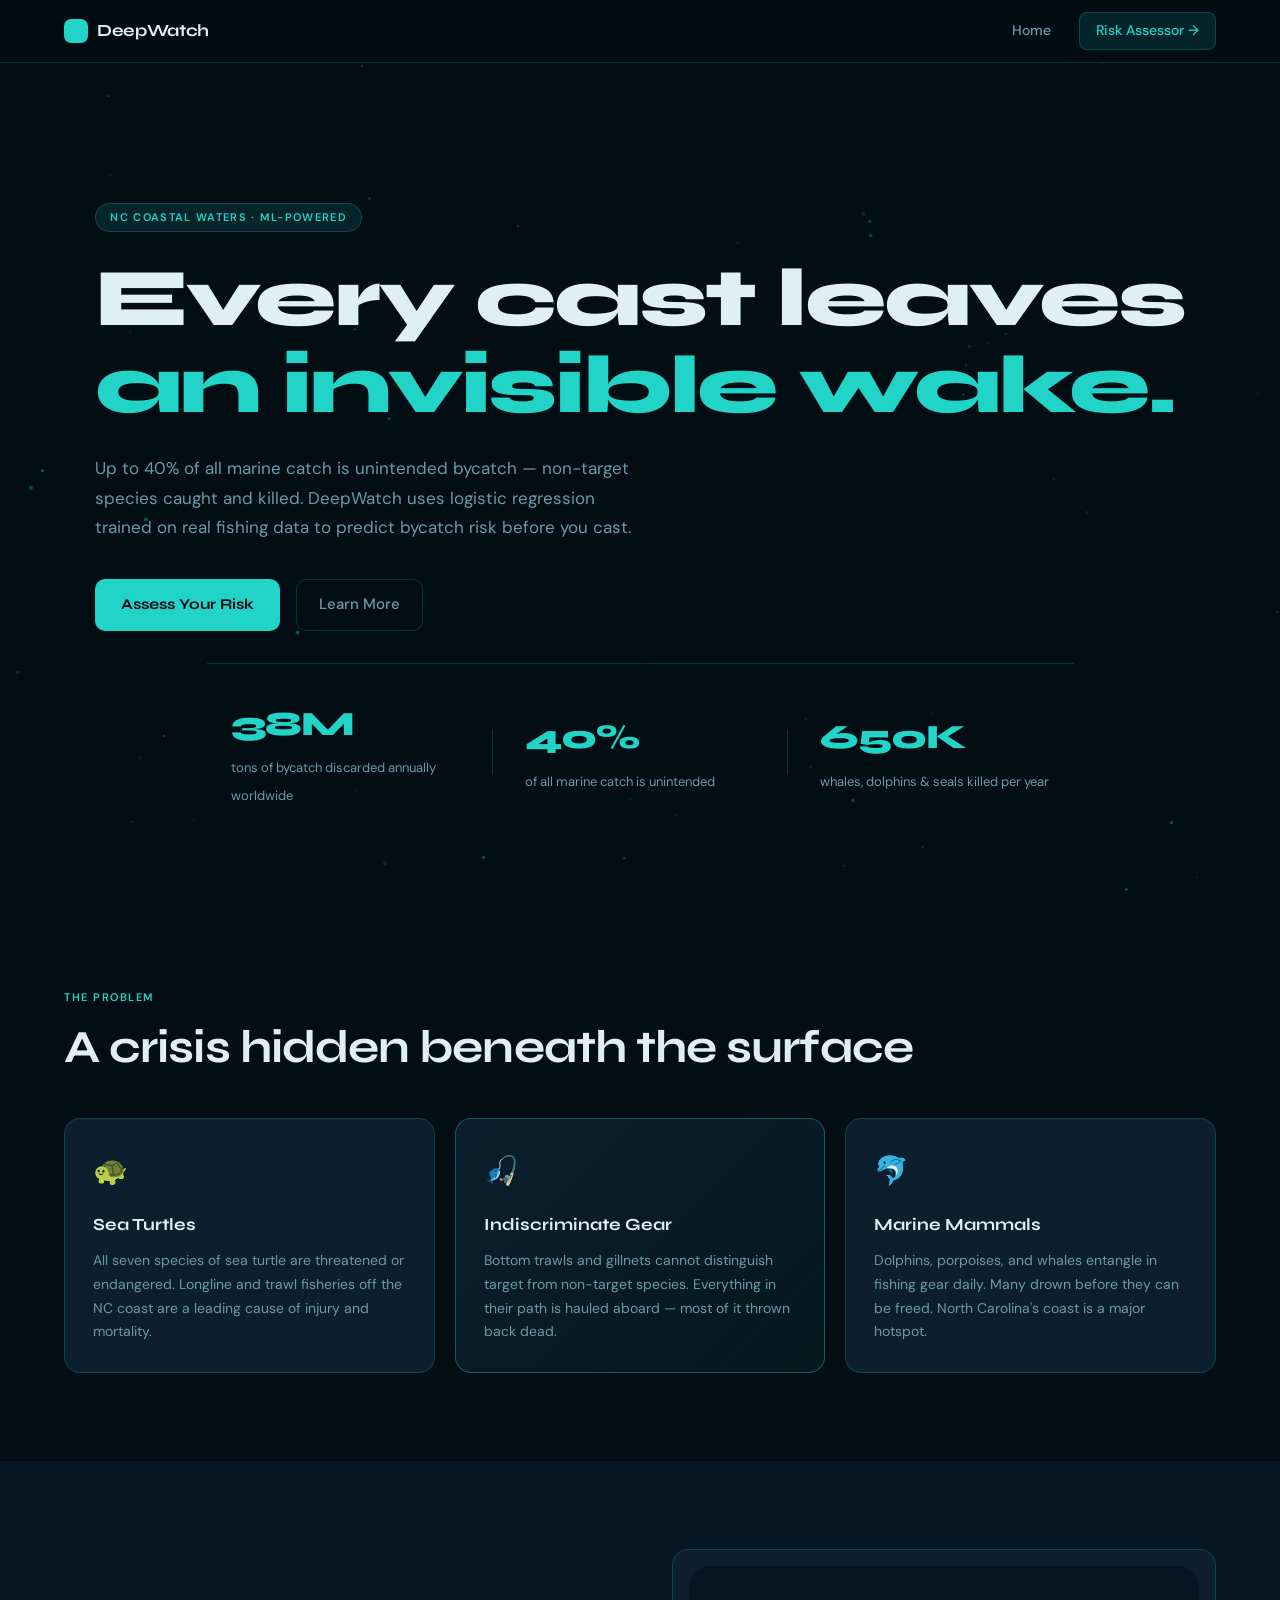
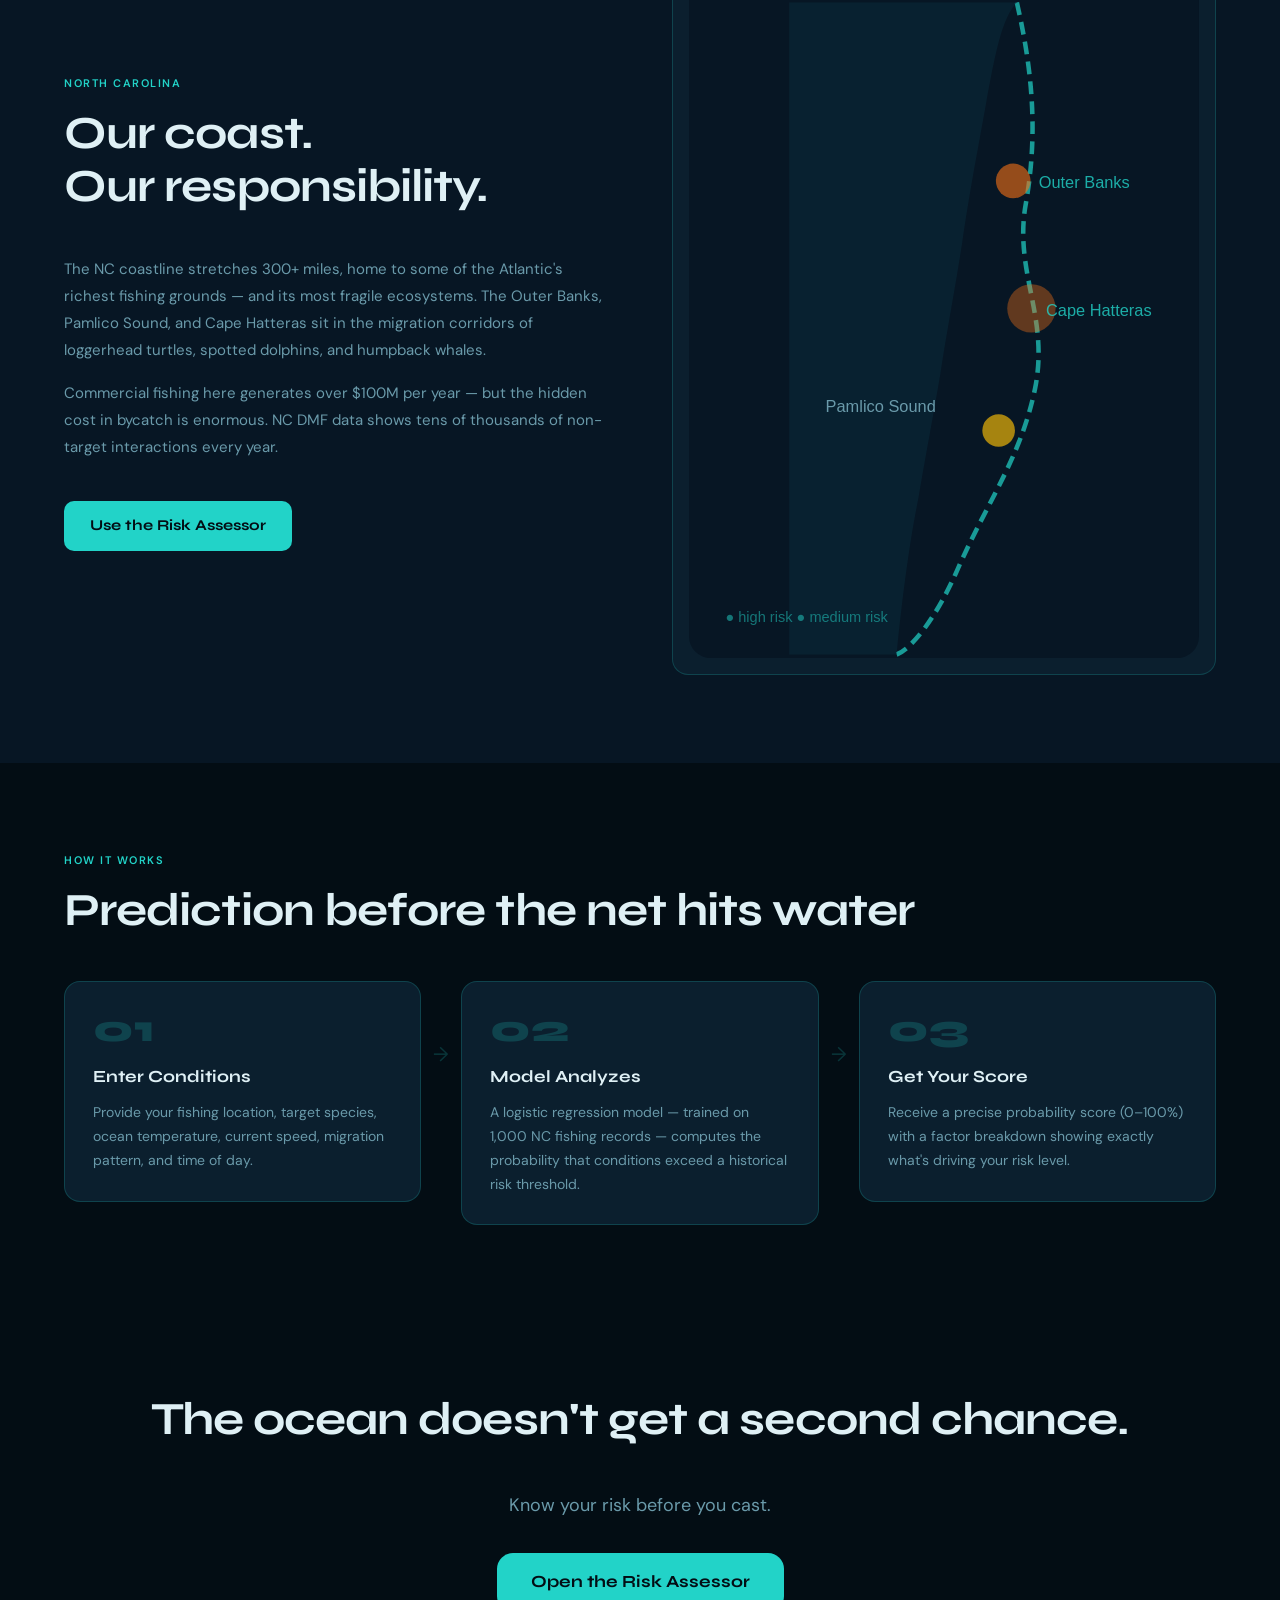
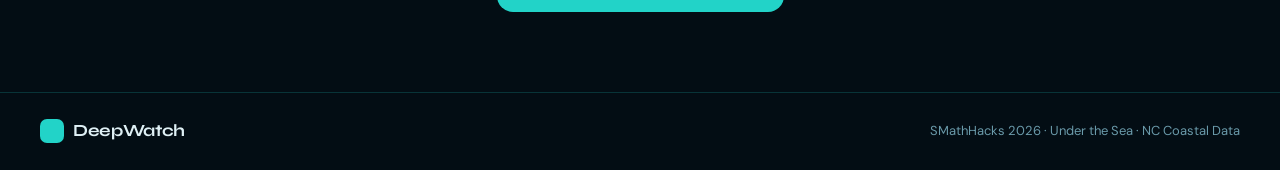
<file: static/index.html>
<!DOCTYPE html>
<html lang="en">
<head>
<meta charset="UTF-8">
<meta name="viewport" content="width=device-width, initial-scale=1.0">
<title>DeepWatch — Bycatch Risk Intelligence</title>
<link rel="preconnect" href="https://fonts.googleapis.com">
<link href="https://fonts.googleapis.com/css2?family=Syne:wght@400;600;700;800&family=DM+Sans:wght@300;400;500&display=swap" rel="stylesheet">
<link rel="stylesheet" href="style.css">
</head>
<body>

<nav>
  <div class="nav-inner">
    <a href="/" class="logo"><span class="logo-dot"></span>DeepWatch</a>
    <div class="nav-links">
      <a href="/">Home</a>
      <a href="/assessor" class="btn-nav">Risk Assessor →</a>
    </div>
  </div>
</nav>

<section class="hero">
  <canvas id="ocean-canvas"></canvas>
  <div class="hero-inner">
    <div class="hero-tag">NC Coastal Waters · ML-Powered</div>
    <h1>Every cast leaves<br><span class="accent">an invisible wake.</span></h1>
    <p class="hero-desc">Up to 40% of all marine catch is unintended bycatch — non-target species caught and killed. DeepWatch uses logistic regression trained on real fishing data to predict bycatch risk before you cast.</p>
    <div class="hero-btns">
      <a href="/assessor" class="btn-primary">Assess Your Risk</a>
      <a href="#problem" class="btn-ghost">Learn More</a>
    </div>
  </div>
  <div class="hero-stats">
    <div class="stat"><span class="stat-n">38M</span><span class="stat-l">tons of bycatch discarded annually worldwide</span></div>
    <div class="stat-sep"></div>
    <div class="stat"><span class="stat-n">40%</span><span class="stat-l">of all marine catch is unintended</span></div>
    <div class="stat-sep"></div>
    <div class="stat"><span class="stat-n">650K</span><span class="stat-l">whales, dolphins &amp; seals killed per year</span></div>
  </div>
</section>

<section class="section" id="problem">
  <div class="section-inner">
    <div class="eyebrow">The Problem</div>
    <h2>A crisis hidden beneath the surface</h2>
    <div class="cards3">
      <div class="card reveal">
        <div class="card-icon">🐢</div>
        <h3>Sea Turtles</h3>
        <p>All seven species of sea turtle are threatened or endangered. Longline and trawl fisheries off the NC coast are a leading cause of injury and mortality.</p>
      </div>
      <div class="card card-featured reveal">
        <div class="card-icon">🎣</div>
        <h3>Indiscriminate Gear</h3>
        <p>Bottom trawls and gillnets cannot distinguish target from non-target species. Everything in their path is hauled aboard — most of it thrown back dead.</p>
      </div>
      <div class="card reveal">
        <div class="card-icon">🐬</div>
        <h3>Marine Mammals</h3>
        <p>Dolphins, porpoises, and whales entangle in fishing gear daily. Many drown before they can be freed. North Carolina's coast is a major hotspot.</p>
      </div>
    </div>
  </div>
</section>

<section class="section section-dark">
  <div class="section-inner split">
    <div class="split-text reveal">
      <div class="eyebrow">North Carolina</div>
      <h2>Our coast.<br>Our responsibility.</h2>
      <p>The NC coastline stretches 300+ miles, home to some of the Atlantic's richest fishing grounds — and its most fragile ecosystems. The Outer Banks, Pamlico Sound, and Cape Hatteras sit in the migration corridors of loggerhead turtles, spotted dolphins, and humpback whales.</p>
      <p>Commercial fishing here generates over $100M per year — but the hidden cost in bycatch is enormous. NC DMF data shows tens of thousands of non-target interactions every year.</p>
      <a href="/assessor" class="btn-primary" style="display:inline-block;margin-top:1.5rem;">Use the Risk Assessor</a>
    </div>
    <div class="split-map reveal">
      <div class="map-card">
        <svg viewBox="0 0 280 380" fill="none" xmlns="http://www.w3.org/2000/svg">
          <rect width="280" height="380" fill="#071624" rx="12"/>
          <path d="M180,20 C188,55 192,90 185,130 C178,168 198,192 190,232 C182,270 165,292 148,330 C136,358 122,375 114,378" stroke="#22d3c8" stroke-width="2.5" stroke-dasharray="7,4" fill="none" opacity="0.7"/>
          <path d="M180,20 C172,28 168,48 163,76 C158,104 154,124 150,152 C146,178 142,198 138,224 C134,248 130,268 126,292 C122,312 118,338 114,378 L55,378 L55,20 Z" fill="#0a2d3d" opacity="0.5"/>
          <circle cx="178" cy="118" r="7" fill="#f97316" opacity="0.9"><animate attributeName="r" values="7;11;7" dur="2.5s" repeatCount="indefinite"/><animate attributeName="opacity" values="0.9;0.4;0.9" dur="2.5s" repeatCount="indefinite"/></circle>
          <circle cx="188" cy="188" r="9" fill="#f97316" opacity="0.8"><animate attributeName="r" values="9;14;9" dur="3s" repeatCount="indefinite"/><animate attributeName="opacity" values="0.8;0.3;0.8" dur="3s" repeatCount="indefinite"/></circle>
          <circle cx="170" cy="255" r="6" fill="#eab308" opacity="0.7"><animate attributeName="r" values="6;9;6" dur="3.5s" repeatCount="indefinite"/></circle>
          <text x="192" y="122" fill="#22d3c8" font-size="9" font-family="sans-serif" opacity="0.8">Outer Banks</text>
          <text x="196" y="192" fill="#22d3c8" font-size="9" font-family="sans-serif" opacity="0.8">Cape Hatteras</text>
          <text x="75" y="245" fill="#6a9aaa" font-size="9" font-family="sans-serif">Pamlico Sound</text>
          <text x="20" y="360" fill="#22d3c8" font-size="8" font-family="sans-serif" opacity="0.5">● high risk  ● medium risk</text>
        </svg>
      </div>
    </div>
  </div>
</section>

<section class="section">
  <div class="section-inner">
    <div class="eyebrow">How It Works</div>
    <h2>Prediction before the net hits water</h2>
    <div class="steps reveal">
      <div class="step">
        <div class="step-num">01</div>
        <h3>Enter Conditions</h3>
        <p>Provide your fishing location, target species, ocean temperature, current speed, migration pattern, and time of day.</p>
      </div>
      <div class="step-arrow">→</div>
      <div class="step">
        <div class="step-num">02</div>
        <h3>Model Analyzes</h3>
        <p>A logistic regression model — trained on 1,000 NC fishing records — computes the probability that conditions exceed a historical risk threshold.</p>
      </div>
      <div class="step-arrow">→</div>
      <div class="step">
        <div class="step-num">03</div>
        <h3>Get Your Score</h3>
        <p>Receive a precise probability score (0–100%) with a factor breakdown showing exactly what's driving your risk level.</p>
      </div>
    </div>
  </div>
</section>

<section class="cta-section">
  <div class="section-inner" style="text-align:center;padding-top:5rem;padding-bottom:5rem;">
    <h2>The ocean doesn't get a second chance.</h2>
    <p style="color:var(--muted);font-size:18px;margin-bottom:2rem;">Know your risk before you cast.</p>
    <a href="/assessor" class="btn-primary btn-lg">Open the Risk Assessor</a>
  </div>
</section>

<footer>
  <div class="footer-inner">
    <span class="logo"><span class="logo-dot"></span>DeepWatch</span>
    <span style="color:var(--muted);font-size:13px;">SMathHacks 2026 · Under the Sea · NC Coastal Data</span>
  </div>
</footer>

<script>
// Animated ocean canvas
const canvas = document.getElementById('ocean-canvas');
const ctx = canvas.getContext('2d');
let W, H, particles = [];
function resize() {
  W = canvas.width  = canvas.offsetWidth;
  H = canvas.height = canvas.offsetHeight;
}
function initParticles() {
  particles = Array.from({length:70}, () => ({
    x: Math.random()*W, y: Math.random()*H,
    r: Math.random()*1.8+0.3,
    vx:(Math.random()-.5)*.25, vy:(Math.random()-.5)*.12-.04,
    a: Math.random()
  }));
}
function drawCanvas() {
  ctx.clearRect(0,0,W,H);
  particles.forEach(p => {
    ctx.beginPath(); ctx.arc(p.x,p.y,p.r,0,Math.PI*2);
    ctx.fillStyle=`rgba(34,211,200,${p.a*.45})`; ctx.fill();
    p.x+=p.vx; p.y+=p.vy;
    p.a+=(Math.random()-.5)*.015; p.a=Math.max(.05,Math.min(.9,p.a));
    if(p.x<-10) p.x=W+10; if(p.x>W+10) p.x=-10;
    if(p.y<-10) p.y=H+10; if(p.y>H+10) p.y=-10;
  });
  requestAnimationFrame(drawCanvas);
}
resize(); initParticles(); drawCanvas();
window.addEventListener('resize',()=>{resize();initParticles();});

// Scroll reveal
const ro = new IntersectionObserver(entries => {
  entries.forEach(e => { if(e.isIntersecting) e.target.classList.add('revealed'); });
},{threshold:0.12});
document.querySelectorAll('.reveal').forEach(el=>ro.observe(el));
</script>
</body>
</html>
</file>
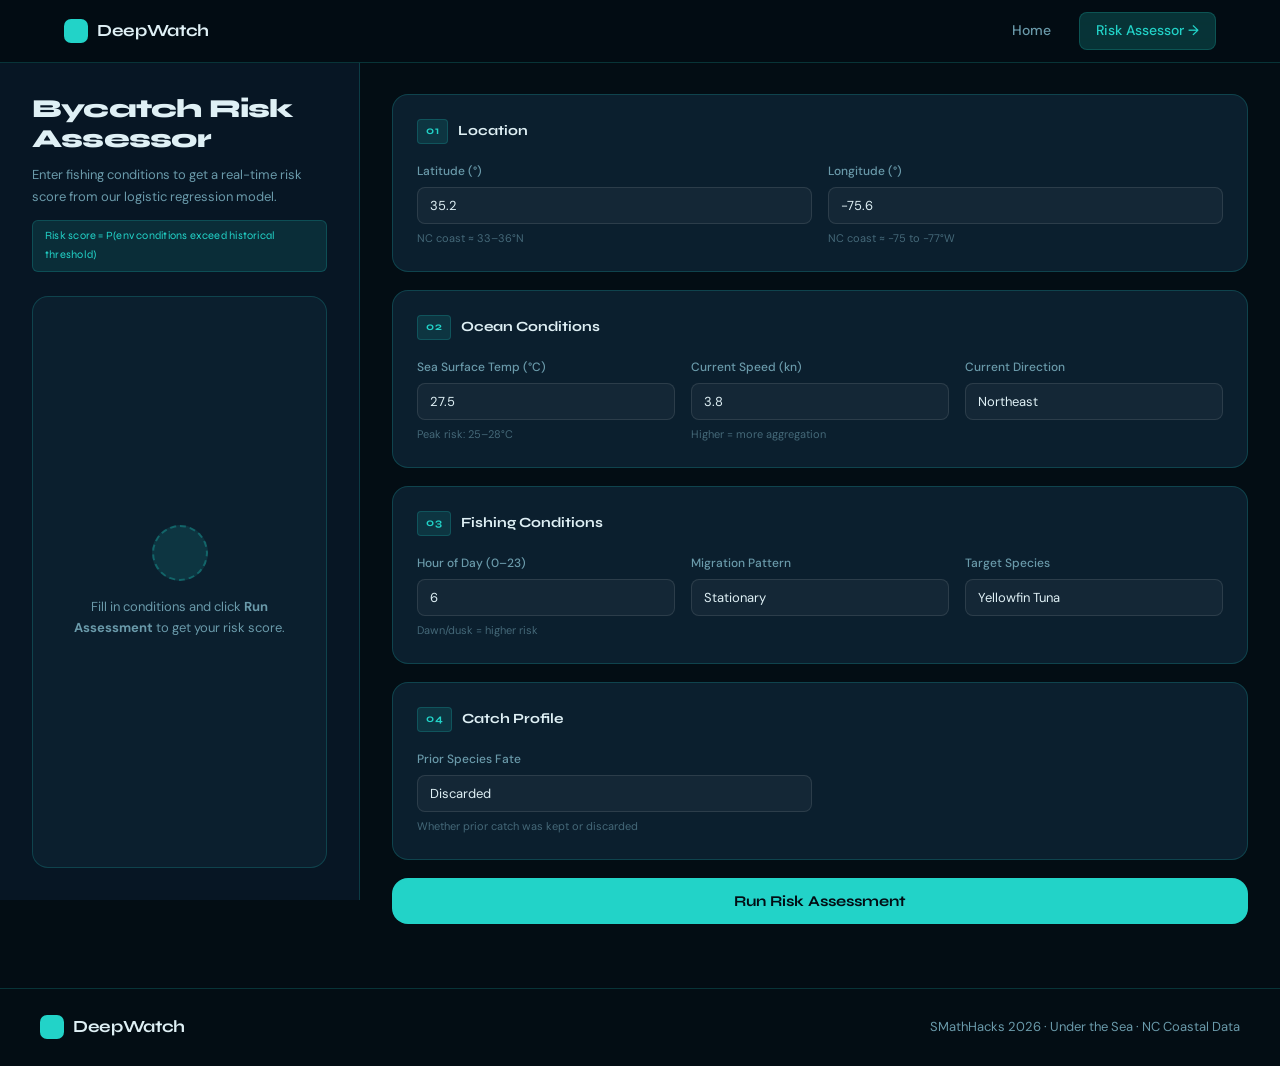
<file: static/assessor.html>
<!DOCTYPE html>
<html lang="en">
<head>
<meta charset="UTF-8">
<meta name="viewport" content="width=device-width, initial-scale=1.0">
<title>Risk Assessor — DeepWatch</title>
<link rel="preconnect" href="https://fonts.googleapis.com">
<link href="https://fonts.googleapis.com/css2?family=Syne:wght@400;600;700;800&family=DM+Sans:wght@300;400;500&display=swap" rel="stylesheet">
<link rel="stylesheet" href="style.css">
</head>
<body class="page-assessor">

<nav>
  <div class="nav-inner">
    <a href="/" class="logo"><span class="logo-dot"></span>DeepWatch</a>
    <div class="nav-links">
      <a href="/">Home</a>
      <a href="/assessor" class="btn-nav active">Risk Assessor →</a>
    </div>
  </div>
</nav>

<div class="assessor-wrap">

  <!-- LEFT: result panel -->
  <aside class="sidebar">
    <div class="sidebar-top">
      <h1>Bycatch Risk<br>Assessor</h1>
      <p>Enter fishing conditions to get a real-time risk score from our logistic regression model.</p>
      <div class="model-note">
        Risk score = P(env conditions exceed historical threshold)
      </div>
    </div>

    <div class="result-box" id="resultBox">

      <!-- idle state -->
      <div class="idle-state" id="idleState">
        <div class="idle-circle"></div>
        <p>Fill in conditions and click <strong>Run Assessment</strong> to get your risk score.</p>
      </div>

      <!-- result state (hidden until prediction) -->
      <div class="result-state" id="resultState" style="display:none">

        <div class="donut-wrap">
          <svg viewBox="0 0 120 120" class="donut-svg">
            <circle class="donut-bg"   cx="60" cy="60" r="50" fill="none" stroke-width="10"/>
            <circle class="donut-ring" cx="60" cy="60" r="50" fill="none" stroke-width="10"
              id="donutRing"
              stroke-dasharray="314.16" stroke-dashoffset="314.16"
              stroke-linecap="round"
              transform="rotate(-90 60 60)"/>
          </svg>
          <div class="donut-center">
            <span class="score-pct" id="scorePct">0%</span>
            <span class="score-lbl">risk probability</span>
          </div>
        </div>

        <div class="level-badge" id="levelBadge">—</div>

        <p class="result-desc" id="resultDesc"></p>

        <div class="threshold-row" id="thresholdRow"></div>

        <div class="factors-title">What's driving this</div>
        <div class="factor-list" id="factorList"></div>

        <div class="rec-box" id="recBox"></div>
      </div>
    </div>
  </aside>

  <!-- RIGHT: form -->
  <main class="form-area">

    <div class="form-block">
      <div class="form-block-title"><span class="fn">01</span> Location</div>
      <div class="row2">
        <div class="fg">
          <label>Latitude (°)</label>
          <input type="number" id="lat" value="35.2" step="0.1" min="-90" max="90">
          <span class="fhint">NC coast ≈ 33–36°N</span>
        </div>
        <div class="fg">
          <label>Longitude (°)</label>
          <input type="number" id="lon" value="-75.6" step="0.1" min="-180" max="180">
          <span class="fhint">NC coast ≈ −75 to −77°W</span>
        </div>
      </div>
    </div>

    <div class="form-block">
      <div class="form-block-title"><span class="fn">02</span> Ocean Conditions</div>
      <div class="row3">
        <div class="fg">
          <label>Sea Surface Temp (°C)</label>
          <input type="number" id="temp" value="27.5" step="0.1" min="0" max="40">
          <span class="fhint">Peak risk: 25–28°C</span>
        </div>
        <div class="fg">
          <label>Current Speed (kn)</label>
          <input type="number" id="speed" value="3.8" step="0.1" min="0" max="10">
          <span class="fhint">Higher = more aggregation</span>
        </div>
        <div class="fg">
          <label>Current Direction</label>
          <select id="direction">
            <option value="NE" selected>Northeast</option>
            <option value="E">East</option>
            <option value="SE">Southeast</option>
            <option value="S">South</option>
            <option value="SW">Southwest</option>
            <option value="W">West</option>
            <option value="NW">Northwest</option>
            <option value="N">North</option>
          </select>
        </div>
      </div>
    </div>

    <div class="form-block">
      <div class="form-block-title"><span class="fn">03</span> Fishing Conditions</div>
      <div class="row3">
        <div class="fg">
          <label>Hour of Day (0–23)</label>
          <input type="number" id="hour" value="6" step="1" min="0" max="23">
          <span class="fhint">Dawn/dusk = higher risk</span>
        </div>
        <div class="fg">
          <label>Migration Pattern</label>
          <select id="migration">
            <option value="Stationary" selected>Stationary</option>
            <option value="Southward">Southward</option>
            <option value="Northward">Northward</option>
            <option value="Eastward">Eastward</option>
            <option value="Westward">Westward</option>
          </select>
        </div>
        <div class="fg">
          <label>Target Species</label>
          <select id="species">
            <option value="Yellowfin Tuna" selected>Yellowfin Tuna</option>
            <option value="Bigeye Tuna">Bigeye Tuna</option>
            <option value="Wahoo">Wahoo</option>
            <option value="Mahi-Mahi">Mahi-Mahi</option>
            <option value="Striped Marlin">Striped Marlin</option>
          </select>
        </div>
      </div>
    </div>

    <div class="form-block">
      <div class="form-block-title"><span class="fn">04</span> Catch Profile</div>
      <div class="row2">
        <div class="fg">
          <label>Prior Species Fate</label>
          <select id="fate">
            <option value="Discarded" selected>Discarded</option>
            <option value="Kept">Kept</option>
          </select>
          <span class="fhint">Whether prior catch was kept or discarded</span>
        </div>
      </div>
    </div>

    <button class="run-btn" id="runBtn" onclick="runAssessment()">
      Run Risk Assessment
    </button>
    <p class="error-msg" id="errorMsg" style="display:none">
      Could not reach the model server. Check that app.py is running.
    </p>

  </main>
</div>

<footer>
  <div class="footer-inner">
    <span class="logo"><span class="logo-dot"></span>DeepWatch</span>
    <span style="color:var(--muted);font-size:13px;">SMathHacks 2026 · Under the Sea · NC Coastal Data</span>
  </div>
</footer>

<script src="assessor.js"></script>
</body>
</html>
</file>
<file: static/style.css>
/* ── Variables ─────────────────────────────────────────── */
:root {
  --aqua:    #22d3c8;
  --aqua-lo: rgba(34,211,200,0.12);
  --aqua-bd: rgba(34,211,200,0.2);
  --deep:    #030d14;
  --mid:     #071624;
  --card:    #0b1f2e;
  --text:    #dff0f5;
  --muted:   #6a9aaa;
  --danger:  #f97316;
  --warn:    #eab308;
  --safe:    #22c55e;
  --fh: 'Syne', sans-serif;
  --fb: 'DM Sans', sans-serif;
  --r: 10px;
  --rL: 16px;
}

/* ── Reset ─────────────────────────────────────────────── */
*, *::before, *::after { box-sizing:border-box; margin:0; padding:0; }
html { scroll-behavior:smooth; }
body { font-family:var(--fb); background:var(--deep); color:var(--text); line-height:1.7; overflow-x:hidden; }
a { color:inherit; text-decoration:none; }

/* ── Nav ───────────────────────────────────────────────── */
nav {
  position:fixed; top:0; left:0; right:0; z-index:100;
  background:rgba(3,13,20,.88); backdrop-filter:blur(14px);
  border-bottom:1px solid var(--aqua-bd);
}
.nav-inner {
  max-width:1200px; margin:0 auto;
  display:flex; align-items:center; justify-content:space-between;
  height:62px; padding:0 1.5rem;
}
.logo {
  display:flex; align-items:center; gap:9px;
  font-family:var(--fh); font-size:17px; font-weight:700;
  letter-spacing:-.02em;
}
.logo-dot {
  width:24px; height:24px; border-radius:7px; background:var(--aqua);
  flex-shrink:0;
}
.nav-links { display:flex; align-items:center; gap:1.75rem; }
.nav-links a { font-size:14px; font-weight:500; color:var(--muted); transition:color .2s; }
.nav-links a:hover { color:var(--text); }
.btn-nav {
  background:var(--aqua-lo); color:var(--aqua) !important;
  border:1px solid var(--aqua-bd); padding:6px 16px; border-radius:8px;
  transition:background .2s !important;
}
.btn-nav:hover, .btn-nav.active { background:rgba(34,211,200,.2) !important; }

/* ── Buttons ───────────────────────────────────────────── */
.btn-primary {
  display:inline-flex; align-items:center;
  background:var(--aqua); color:#030d14;
  font-family:var(--fh); font-size:15px; font-weight:700;
  padding:12px 26px; border-radius:var(--r);
  transition:filter .2s, transform .15s;
}
.btn-primary:hover { filter:brightness(1.1); transform:translateY(-1px); }
.btn-primary.btn-lg { font-size:17px; padding:15px 34px; border-radius:var(--rL); }
.btn-ghost {
  display:inline-flex; align-items:center;
  font-size:15px; font-weight:500; color:var(--muted);
  padding:12px 22px; border:1px solid var(--aqua-bd); border-radius:var(--r);
  transition:color .2s, border-color .2s;
}
.btn-ghost:hover { color:var(--aqua); border-color:rgba(34,211,200,.4); }

/* ── Hero ──────────────────────────────────────────────── */
.hero {
  min-height:100vh; display:flex; flex-direction:column;
  justify-content:center; padding-top:62px; position:relative; overflow:hidden;
}
#ocean-canvas {
  position:absolute; inset:0; width:100%; height:100%; pointer-events:none;
}
.hero-inner {
  max-width:1200px; margin:0 auto; padding:5rem 1.5rem 2rem; position:relative;
}
.hero-tag {
  display:inline-block; font-size:11px; font-weight:600;
  letter-spacing:.12em; text-transform:uppercase;
  color:var(--aqua); background:var(--aqua-lo); border:1px solid var(--aqua-bd);
  padding:4px 14px; border-radius:20px; margin-bottom:1.5rem;
  animation:fadeUp .7s ease both;
}
h1 {
  font-family:var(--fh); font-size:clamp(40px,7vw,82px); font-weight:800;
  line-height:1.06; letter-spacing:-.03em; margin-bottom:1.5rem;
  animation:fadeUp .7s ease .1s both;
}
.accent { color:var(--aqua); }
.hero-desc {
  font-size:17px; color:var(--muted); max-width:540px; line-height:1.75;
  margin-bottom:2.25rem; animation:fadeUp .7s ease .2s both;
}
.hero-btns { display:flex; gap:1rem; flex-wrap:wrap; animation:fadeUp .7s ease .3s both; }
.hero-stats {
  max-width:1200px; margin:0 auto; padding:2rem 1.5rem;
  display:flex; gap:2rem; flex-wrap:wrap; align-items:center;
  border-top:1px solid var(--aqua-bd); position:relative;
  animation:fadeUp .7s ease .4s both;
}
.stat { flex:1; min-width:140px; }
.stat-n { display:block; font-family:var(--fh); font-size:34px; font-weight:800; color:var(--aqua); letter-spacing:-.03em; }
.stat-l { font-size:13px; color:var(--muted); line-height:1.4; }
.stat-sep { width:1px; height:44px; background:var(--aqua-bd); }

/* ── Sections ──────────────────────────────────────────── */
.section { padding:0; }
.section-dark { background:var(--mid); }
.section-inner { max-width:1200px; margin:0 auto; padding:5.5rem 1.5rem; }
.eyebrow {
  font-size:11px; font-weight:600; letter-spacing:.14em;
  text-transform:uppercase; color:var(--aqua); margin-bottom:.9rem;
}
h2 {
  font-family:var(--fh); font-size:clamp(26px,4vw,46px); font-weight:700;
  letter-spacing:-.02em; line-height:1.15; margin-bottom:2.75rem;
}

/* ── Cards ─────────────────────────────────────────────── */
.cards3 { display:grid; grid-template-columns:repeat(3,1fr); gap:1.25rem; }
.card {
  background:var(--card); border:1px solid var(--aqua-bd); border-radius:var(--rL);
  padding:1.75rem; transition:border-color .2s, transform .2s;
}
.card:hover { border-color:rgba(34,211,200,.4); transform:translateY(-3px); }
.card-featured { border-color:rgba(34,211,200,.35); background:linear-gradient(135deg,var(--card),rgba(34,211,200,.06)); }
.card-icon { font-size:28px; margin-bottom:1rem; }
.card h3 { font-family:var(--fh); font-size:17px; font-weight:700; margin-bottom:.6rem; }
.card p  { font-size:14px; color:var(--muted); line-height:1.7; }

/* ── Split ─────────────────────────────────────────────── */
.split { display:grid; grid-template-columns:1fr 1fr; gap:4rem; align-items:center; }
.split-text p { font-size:15px; color:var(--muted); line-height:1.8; margin-bottom:1rem; }
.map-card {
  background:var(--card); border:1px solid var(--aqua-bd); border-radius:var(--rL);
  overflow:hidden; padding:1rem;
}
.map-card svg { width:100%; height:auto; display:block; }

/* ── Steps ─────────────────────────────────────────────── */
.steps { display:flex; align-items:flex-start; gap:.75rem; }
.step { flex:1; background:var(--card); border:1px solid var(--aqua-bd); border-radius:var(--rL); padding:1.75rem; }
.step-num { font-family:var(--fh); font-size:38px; font-weight:800; color:var(--aqua); opacity:.2; line-height:1; margin-bottom:.9rem; }
.step h3  { font-family:var(--fh); font-size:17px; font-weight:700; margin-bottom:.6rem; }
.step p   { font-size:14px; color:var(--muted); line-height:1.7; }
.step-arrow { padding-top:3.5rem; font-size:20px; color:var(--aqua-bd); flex-shrink:0; }

/* ── CTA ───────────────────────────────────────────────── */
.cta-section { background:var(--deep); }

/* ── Footer ────────────────────────────────────────────── */
footer { border-top:1px solid var(--aqua-bd); padding:1.5rem; background:var(--deep); }
.footer-inner { max-width:1200px; margin:0 auto; display:flex; align-items:center; justify-content:space-between; }

/* ── Reveal animation ──────────────────────────────────── */
.reveal { opacity:0; transform:translateY(28px); transition:opacity .65s ease, transform .65s ease; }
.reveal.revealed { opacity:1; transform:translateY(0); }

/* ── Assessor layout ───────────────────────────────────── */
.page-assessor { background:var(--deep); }
.assessor-wrap {
  display:grid; grid-template-columns:360px 1fr;
  min-height:calc(100vh - 62px); margin-top:62px;
}

/* ── Sidebar ───────────────────────────────────────────── */
.sidebar {
  background:var(--mid); border-right:1px solid var(--aqua-bd);
  padding:2rem; position:sticky; top:62px; height:calc(100vh - 62px);
  overflow-y:auto; display:flex; flex-direction:column; gap:1.5rem;
}
.sidebar-top h1 { font-family:var(--fh); font-size:26px; font-weight:800; letter-spacing:-.03em; line-height:1.15; margin-bottom:.65rem; }
.sidebar-top p   { font-size:13px; color:var(--muted); line-height:1.7; }
.model-note {
  margin-top:.75rem; font-size:11px; color:var(--aqua); font-family:var(--fh);
  background:var(--aqua-lo); border:1px solid var(--aqua-bd);
  padding:6px 12px; border-radius:6px; letter-spacing:.02em;
}

/* ── Result box ────────────────────────────────────────── */
.result-box {
  flex:1; border:1px solid var(--aqua-bd); border-radius:var(--rL);
  background:var(--card); overflow:hidden;
}
.idle-state {
  display:flex; flex-direction:column; align-items:center;
  justify-content:center; padding:2.5rem 1.5rem; gap:1rem; height:100%; min-height:220px;
}
.idle-circle {
  width:56px; height:56px; border-radius:50%;
  background:var(--aqua-lo); border:2px dashed rgba(34,211,200,.3);
}
.idle-state p { font-size:13px; color:var(--muted); text-align:center; line-height:1.6; }
.result-state { padding:1.5rem; }

/* Donut */
.donut-wrap { position:relative; width:130px; height:130px; margin:0 auto 1rem; }
.donut-svg  { width:100%; height:100%; }
.donut-bg   { stroke:rgba(34,211,200,.1); }
.donut-ring { stroke:var(--aqua); transition:stroke-dashoffset .8s cubic-bezier(.4,0,.2,1), stroke .35s; }
.donut-center { position:absolute; top:50%; left:50%; transform:translate(-50%,-50%); text-align:center; }
.score-pct { display:block; font-family:var(--fh); font-size:26px; font-weight:800; color:var(--aqua); }
.score-lbl { font-size:10px; color:var(--muted); }

/* Badge */
.level-badge {
  display:block; width:fit-content; margin:0 auto .9rem;
  font-family:var(--fh); font-size:12px; font-weight:700;
  letter-spacing:.08em; text-transform:uppercase;
  padding:4px 16px; border-radius:20px;
}
.badge-HIGH   { background:rgba(249,115,22,.15); color:#fb923c; border:1px solid rgba(249,115,22,.3); }
.badge-MEDIUM { background:rgba(234,179,8,.12);  color:#fbbf24; border:1px solid rgba(234,179,8,.3); }
.badge-LOW    { background:rgba(34,197,94,.12);  color:#4ade80; border:1px solid rgba(34,197,94,.3); }

.result-desc  { font-size:13px; color:var(--muted); text-align:center; line-height:1.6; margin-bottom:.9rem; }
.threshold-row { font-size:11px; color:var(--muted); text-align:center; margin-bottom:1rem; font-family:var(--fh); }

/* Factors */
.factors-title { font-size:11px; font-weight:600; color:var(--muted); text-transform:uppercase; letter-spacing:.08em; margin-bottom:8px; }
.factor-item  { margin-bottom:8px; }
.factor-row   { display:flex; justify-content:space-between; margin-bottom:3px; }
.factor-name  { font-size:12px; color:var(--muted); }
.factor-pct   { font-size:11px; color:var(--muted); font-family:var(--fh); }
.factor-track { height:3px; background:rgba(255,255,255,.06); border-radius:2px; overflow:hidden; }
.factor-fill  { height:100%; border-radius:2px; background:var(--aqua); transition:width .6s cubic-bezier(.4,0,.2,1); }

/* Recommendation */
.rec-box {
  margin-top:.9rem; font-size:12px; color:var(--muted); line-height:1.65;
  background:rgba(34,211,200,.05); border:1px solid var(--aqua-bd);
  border-radius:8px; padding:10px 12px;
}

/* ── Form area ─────────────────────────────────────────── */
.form-area { padding:2rem; overflow-y:auto; }
.form-block {
  background:var(--card); border:1px solid var(--aqua-bd); border-radius:var(--rL);
  padding:1.5rem; margin-bottom:1.1rem;
  transition:border-color .2s;
}
.form-block:focus-within { border-color:rgba(34,211,200,.38); }
.form-block-title {
  display:flex; align-items:center; gap:10px;
  font-family:var(--fh); font-size:14px; font-weight:700; margin-bottom:1.1rem;
}
.fn {
  font-size:11px; font-weight:700; color:var(--aqua);
  background:var(--aqua-lo); border:1px solid var(--aqua-bd);
  padding:2px 8px; border-radius:4px; letter-spacing:.05em;
}
.row2 { display:grid; grid-template-columns:1fr 1fr; gap:1rem; }
.row3 { display:grid; grid-template-columns:1fr 1fr 1fr; gap:1rem; }
.fg   { display:flex; flex-direction:column; gap:5px; }
.fg label { font-size:12px; font-weight:500; color:var(--muted); }
.fhint    { font-size:11px; color:rgba(106,154,170,.6); }

input[type=number], select {
  width:100%; padding:9px 12px;
  font-family:var(--fb); font-size:13px;
  background:rgba(255,255,255,.04); border:1px solid rgba(255,255,255,.1);
  border-radius:8px; color:var(--text); outline:none;
  transition:border-color .2s, background .2s; -webkit-appearance:none;
}
input[type=number]:focus, select:focus {
  border-color:var(--aqua); background:rgba(34,211,200,.05);
}
select option { background:var(--mid); color:var(--text); }

.run-btn {
  width:100%; padding:14px;
  font-family:var(--fh); font-size:15px; font-weight:700;
  background:var(--aqua); color:#030d14; border:none;
  border-radius:var(--rL); cursor:pointer;
  transition:filter .2s, transform .1s; margin-bottom:2rem;
}
.run-btn:hover  { filter:brightness(1.1); }
.run-btn:active { transform:scale(.99); }
.run-btn:disabled { background:var(--muted); cursor:not-allowed; }

.error-msg { font-size:13px; color:#f97316; text-align:center; margin-top:-1rem; }

/* ── Animations ────────────────────────────────────────── */
@keyframes fadeUp {
  from { opacity:0; transform:translateY(22px); }
  to   { opacity:1; transform:translateY(0); }
}

/* ── Responsive ────────────────────────────────────────── */
@media(max-width:960px) {
  .cards3 { grid-template-columns:1fr; }
  .split  { grid-template-columns:1fr; }
  .steps  { flex-direction:column; }
  .step-arrow { padding-top:0; transform:rotate(90deg); }
  .assessor-wrap { grid-template-columns:1fr; }
  .sidebar { position:static; height:auto; }
  .row3 { grid-template-columns:1fr 1fr; }
}
@media(max-width:540px) {
  .row2, .row3 { grid-template-columns:1fr; }
  .hero-stats  { flex-direction:column; gap:1rem; }
  .stat-sep    { display:none; }
}
</file>
